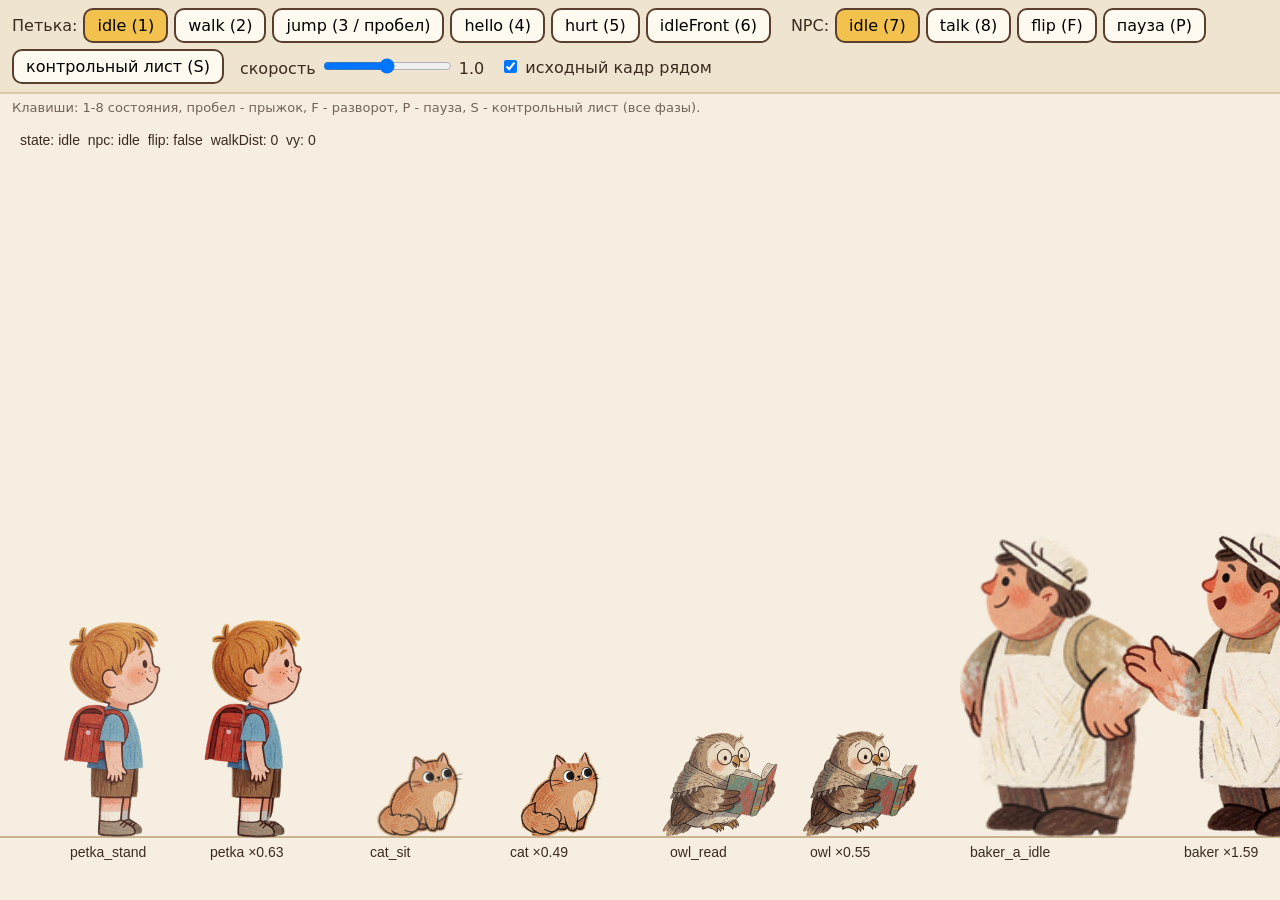
<file: web/rig-test.html>
<!doctype html>
<html lang="ru">
<head>
<meta charset="utf-8">
<title>Марионетки - проверка</title>
<style>
  body { margin: 0; background: #f6efe1; font-family: Comfortaa, system-ui, sans-serif; color: #3b2a1f; }
  #bar { display: flex; flex-wrap: wrap; gap: 6px; align-items: center; padding: 8px 12px; background: #efe4cf; border-bottom: 2px solid #d9c9a8; }
  #bar button { font: inherit; padding: 6px 12px; border-radius: 10px; border: 2px solid #5a3f2e; background: #fffaf0; cursor: pointer; }
  #bar button.on { background: #f2c14e; }
  #bar label { margin-left: 10px; }
  canvas { display: block; }
  #hint { padding: 6px 12px; font-size: 13px; opacity: .7; }
</style>
</head>
<body>
  <div id="bar">
    <span>Петька:</span>
    <button data-state="idle">idle (1)</button>
    <button data-state="walk">walk (2)</button>
    <button data-state="jump">jump (3 / пробел)</button>
    <button data-state="hello">hello (4)</button>
    <button data-state="hurt">hurt (5)</button>
    <button data-state="idleFront">idleFront (6)</button>
    <span style="margin-left:14px">NPC:</span>
    <button data-npc="idle" class="on">idle (7)</button>
    <button data-npc="talk">talk (8)</button>
    <button id="flip">flip (F)</button>
    <button id="pause">пауза (P)</button>
    <button id="sheet">контрольный лист (S)</button>
    <label>скорость <input id="speed" type="range" min="0" max="2" step="0.05" value="1"> <span id="speedv">1.0</span></label>
    <label><input id="orig" type="checkbox" checked> исходный кадр рядом</label>
  </div>
  <div id="hint">Клавиши: 1-8 состояния, пробел - прыжок, F - разворот, P - пауза, S - контрольный лист (все фазы).</div>
  <canvas id="c"></canvas>
  <script type="module" src="js/rigtest.js"></script>
</body>
</html>
</file>
